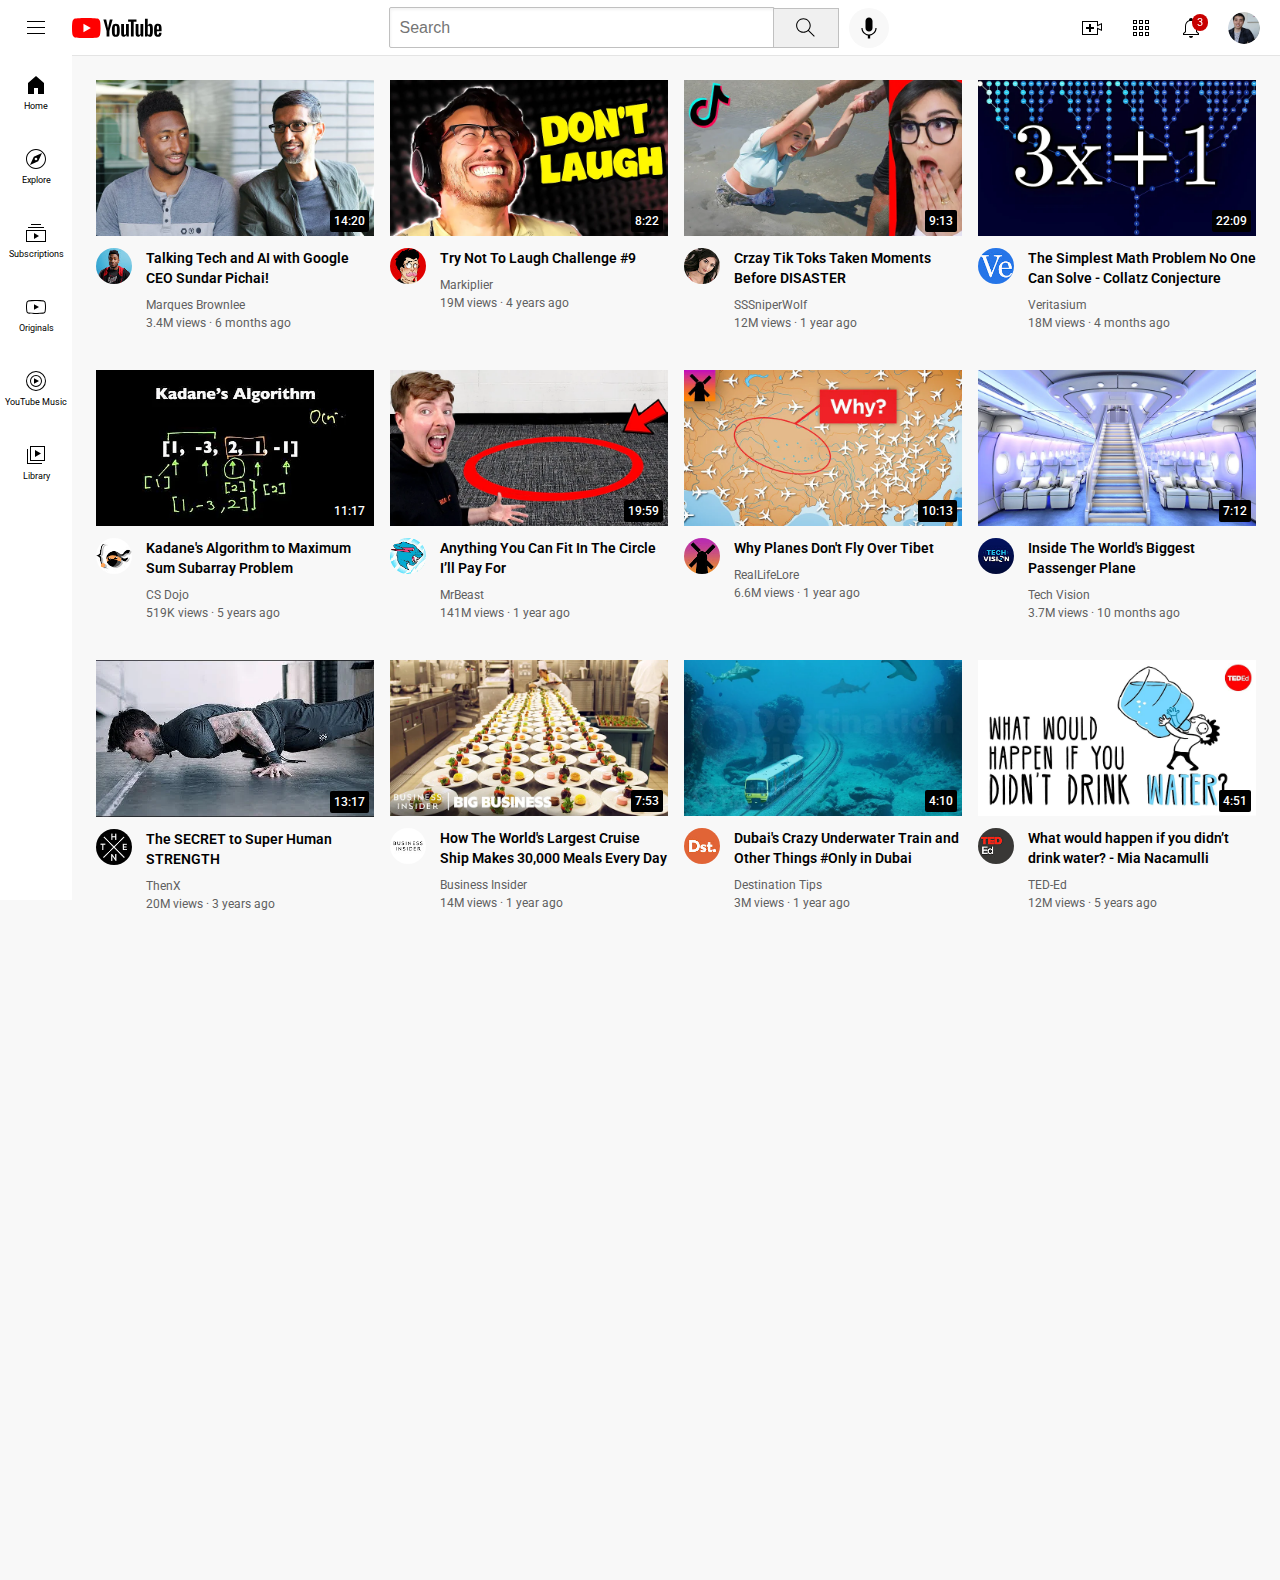
<file: index.html>
<!DOCTYPE html>
<html>
    <head>
        <title>YouTube.com (clone)</title>
    
        <link rel="preconnect" href="https://fonts.googleapis.com">
        <link rel="preconnect" href="https://fonts.gstatic.com" crossorigin>
        <link href="https://fonts.googleapis.com/css2?family=Roboto:ital,wght@0,100..900;1,100..900&display=swap" rel="stylesheet">
    
        <link rel="stylesheet" href="styles/general.css">
        <link rel="stylesheet" href="styles/video.css">
        <link rel="stylesheet" href="styles/header.css">
        <link rel="stylesheet" href="styles/sidebar.css">
    </head>
    <body>
        <div class="header">
            <div class="left-section">
                <img class="hamburger-menu" src="icons/hamburger-menu.svg">
                <img class="youtube-logo" src="icons/youtube-logo.svg">
            </div>
            <div class="middle-section">
                <input class="search-bar" type="text" placeholder="Search">
                <button class="search-button">
                    <img class="search-icon" src="icons/search.svg">
                    <div class="tooltip">Search</div>
                </button>
                <button class="voice-search-button">
                    <img src="icons/voice-search-icon.svg">
                    <div class="tooltip">Search with your voice</div>
                </button>
            </div>
            <div class="right-section">
                <div class="upload-icon-container">
                    <img class="upload-icon" src="icons/upload.svg">
                    <div class="tooltip">Create</div>
                </div>
                <div class="youtube-apps-container">
                    <img class="youtube-apps-icon" src="icons/youtube-apps.svg">
                    <div class="tooltip">YouTube Apps</div>
                </div>
                <div class="notifications-icon-container">
                    <img class="notifications-icon" src="icons/notifications.svg">
                    <div class="notifications-count">3</div>
                    <div class="tooltip">Notifications</div>
                </div>
                <img class="current-user-picture" src="channel-pictures/my-channel.jpeg">
            </div>
        </div>

        <div class="sidebar">
            <div class="sidebar-link">
                <img src="icons/home.svg">
                <div>Home</div>
            </div>
            <div class="sidebar-link">
                <img src="icons/explore.svg">
                <div>Explore</div>
            </div>
            <div class="sidebar-link">
                <img src="icons/subscriptions.svg">
                <div>Subscriptions</div>
            </div>
            <div class="sidebar-link">
                <img src="icons/originals.svg">
                <div>Originals</div>
            </div>
            <div class="sidebar-link">
                <img src="icons/youtube-music.svg">
                <div>YouTube Music</div>
            </div>
            <div class="sidebar-link">
                <img src="icons/library.svg">
                <div>Library</div>
            </div>
        </div>

        <div class="video-grid">
            
            <div class="video-preview">
                <div class="thumbnail-row">
                    <img class="thumbnail" src="thumbnails/thumbnail-1.webp">
                    <div class="video-time">14:20</div>
                </div>
                <div class="video-info-grid">
                    <div class="channel-picture">
                        <img class="profile-picture" src="channel-pictures/channel-1.jpeg">
                    </div>
                    <div class="video-info">
                        <p class="video-title">
                            Talking Tech and AI with Google CEO Sundar Pichai!
                        </p>
                        <p class="video-author">
                            Marques Brownlee
                        </p>
                        <p class="video-stats">
                            3.4M views &#183; 6 months ago
                        </p>
                    </div>    
                </div>
            </div>

            <div class="video-preview">
                <div class="thumbnail-row">
                    <img class="thumbnail" src="thumbnails/thumbnail-2.webp">
                    <div class="video-time">8:22</div>
                </div>
                <div class="video-info-grid">
                    <div class="channel-picture">
                        <img class="profile-picture" src="channel-pictures/channel-2.jpeg">
                    </div>
                    <div class="video-info">
                        <p class="video-title">
                            Try Not To Laugh Challenge #9
                        </p>
                        <p class="video-author">
                            Markiplier
                        </p>
                        <p class="video-stats">
                            19M views &#183; 4 years ago
                        </p>
                    </div>
                </div>
            </div>

            <div class="video-preview">
                <div class="thumbnail-row">
                    <img class="thumbnail" src="thumbnails/thumbnail-3.webp">
                    <div class="video-time">9:13</div>
                </div>
                <div class="video-info-grid">
                    <div class="channel-picture">
                        <img class="profile-picture" src="channel-pictures/channel-3.jpeg">
                    </div>
                    <div class="video-info">
                        <p class="video-title">
                            Crzay Tik Toks Taken Moments Before DISASTER
                        </p>
                        <p class="video-author">
                            SSSniperWolf
                        </p>
                        <p class="video-stats">
                            12M views &#183; 1 year ago
                        </p>
                    </div>    
                </div>
            </div>

            <div class="video-preview">
                <div class="thumbnail-row">
                    <img class="thumbnail" src="thumbnails/thumbnail-4.webp">
                    <div class="video-time">22:09</div>
                </div>
                <div class="video-info-grid">
                    <div class="channel-picture">
                        <img class="profile-picture" src="channel-pictures/channel-4.jpeg">
                    </div>
                    <div class="video-info">
                        <p class="video-title">
                            The Simplest Math Problem No One Can Solve - Collatz Conjecture
                        </p>
                        <p class="video-author">
                            Veritasium
                        </p>
                        <p class="video-stats">
                            18M views &#183; 4 months ago
                        </p>
                    </div>
                </div>
            </div>

            <div class="video-preview">
                <div class="thumbnail-row">
                    <img class="thumbnail" src="thumbnails/thumbnail-5.webp">
                    <div class="video-time">11:17</div>
                </div>
                <div class="video-info-grid">
                    <div class="channel-picture">
                        <img class="profile-picture" src="channel-pictures/channel-5.jpeg">
                    </div>
                    <div class="video-info">
                        <p class="video-title">
                            Kadane's Algorithm to Maximum Sum Subarray Problem
                        </p>
                        <p class="video-author">
                            CS Dojo
                        </p>
                        <p class="video-stats">
                            519K views &#183; 5 years ago
                        </p>
                    </div>    
                </div>
            </div>

            <div class="video-preview">
                <div class="thumbnail-row">
                    <img class="thumbnail" src="thumbnails/thumbnail-6.webp">
                    <div class="video-time">19:59</div>
                </div>
                <div class="video-info-grid">
                    <div class="channel-picture">
                        <img class="profile-picture" src="channel-pictures/channel-6.jpeg">
                    </div>
                    <div class="video-info">
                        <p class="video-title">
                            Anything You Can Fit In The Circle I’ll Pay For
                        </p>
                        <p class="video-author">
                            MrBeast
                        </p>
                        <p class="video-stats">
                            141M views &#183; 1 year ago
                        </p>
                    </div>
                </div>
            </div>

            <div class="video-preview">
                <div class="thumbnail-row">
                    <img class="thumbnail" src="thumbnails/thumbnail-7.webp">
                    <div class="video-time">10:13</div>
                </div>
                <div class="video-info-grid">
                    <div class="channel-picture">
                        <img class="profile-picture" src="channel-pictures/channel-7.jpeg">
                    </div>
                    <div class="video-info">
                        <p class="video-title">
                            Why Planes Don't Fly Over Tibet
                        </p>
                        <p class="video-author">
                            RealLifeLore
                        </p>
                        <p class="video-stats">
                            6.6M views &#183; 1 year ago
                        </p>
                    </div>    
                </div>
            </div>

            <div class="video-preview">
                <div class="thumbnail-row">
                    <img class="thumbnail" src="thumbnails/thumbnail-8.webp">
                    <div class="video-time">7:12</div>
                </div>
                <div class="video-info-grid">
                    <div class="channel-picture">
                        <img class="profile-picture" src="channel-pictures/channel-8.jpeg">
                    </div>
                    <div class="video-info">
                        <p class="video-title">
                            Inside The World's Biggest Passenger Plane
                        </p>
                        <p class="video-author">
                            Tech Vision
                        </p>
                        <p class="video-stats">
                            3.7M views &#183; 10 months ago
                        </p>
                    </div>    
                </div>
            </div>

            <div class="video-preview">
                <div class="thumbnail-row">
                    <img class="thumbnail" src="thumbnails/thumbnail-9.webp">
                    <div class="video-time">13:17</div>
                </div>
                <div class="video-info-grid">
                    <div class="channel-picture">
                        <img class="profile-picture" src="channel-pictures/channel-9.jpeg">
                    </div>
                    <div class="video-info">
                        <p class="video-title">
                            The SECRET to Super Human STRENGTH
                        </p>
                        <p class="video-author">
                            ThenX
                        </p>
                        <p class="video-stats">
                            20M views &#183; 3 years ago
                        </p>
                    </div>    
                </div>
            </div>

            <div class="video-preview">
                <div class="thumbnail-row">
                    <img class="thumbnail" src="thumbnails/thumbnail-10.webp">
                    <div class="video-time">7:53</div>
                </div>
                <div class="video-info-grid">
                    <div class="channel-picture">
                        <img class="profile-picture" src="channel-pictures/channel-10.jpeg">
                    </div>
                    <div class="video-info">
                        <p class="video-title">
                            How The World's Largest Cruise Ship Makes 30,000 Meals Every Day
                        </p>
                        <p class="video-author">
                            Business Insider
                        </p>
                        <p class="video-stats">
                            14M views &#183; 1 year ago
                        </p>
                    </div>    
                </div>
            </div>

            <div class="video-preview">
                <div class="thumbnail-row">
                    <img class="thumbnail" src="thumbnails/thumbnail-11.webp">
                    <div class="video-time">4:10</div>
                </div>
                <div class="video-info-grid">
                    <div class="channel-picture">
                        <img class="profile-picture" src="channel-pictures/channel-11.jpeg">
                    </div>
                    <div class="video-info">
                        <p class="video-title">
                            Dubai's Crazy Underwater Train and Other Things #Only in Dubai
                        </p>
                        <p class="video-author">
                            Destination Tips
                        </p>
                        <p class="video-stats">
                            3M views &#183; 1 year ago
                        </p>
                    </div>    
                </div>
            </div>

            <div class="video-preview">
                <div class="thumbnail-row">
                    <img class="thumbnail" src="thumbnails/thumbnail-12.webp">
                    <div class="video-time">4:51</div>
                </div>
                <div class="video-info-grid">
                    <div class="channel-picture">
                        <img class="profile-picture" src="channel-pictures/channel-12.jpeg">
                    </div>
                    <div class="video-info">
                        <p class="video-title">
                            What would happen if you didn’t drink water? - Mia Nacamulli
                        </p>
                        <p class="video-author">
                            TED-Ed
                        </p>
                        <p class="video-stats">
                            12M views &#183; 5 years ago
                        </p>
                    </div>    
                </div>
            </div>
        </div>
    </body>
</html>
</file>
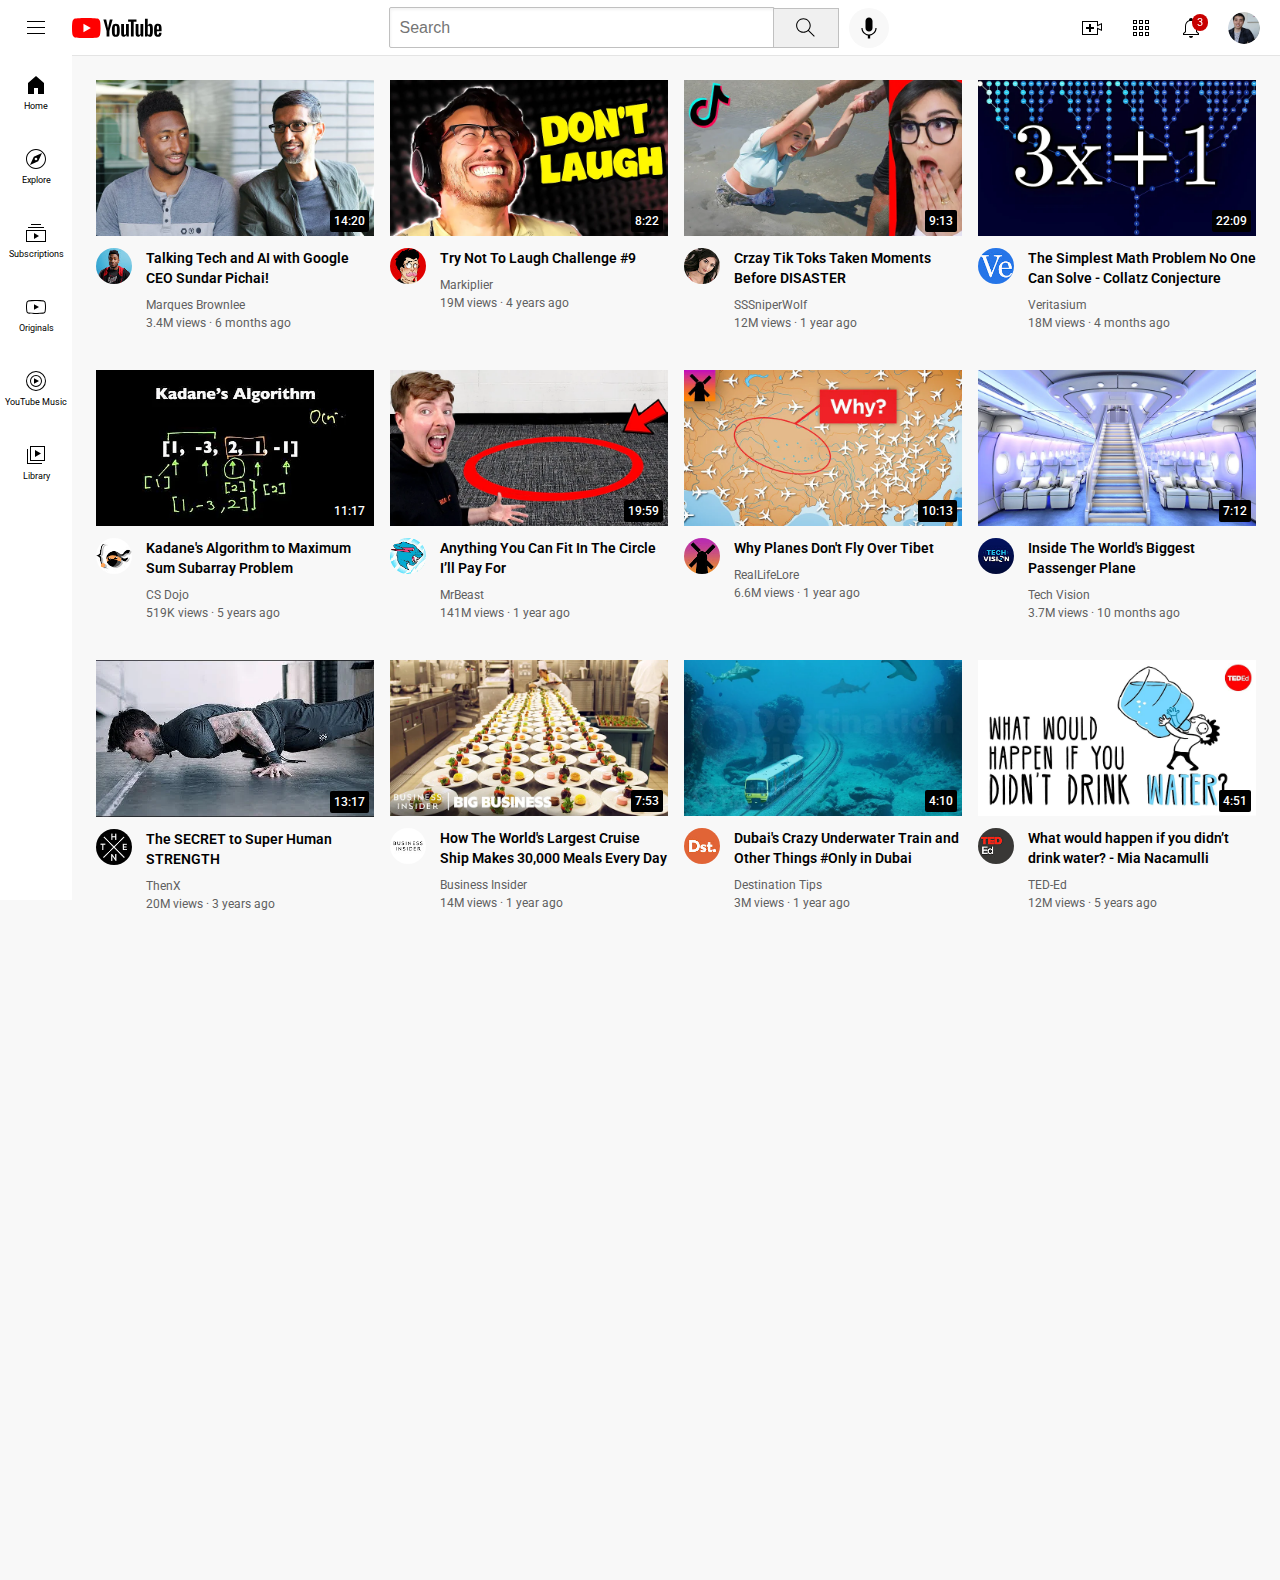
<file: youtube.html>
<!DOCTYPE html>
<html>
    <head>
        <title>YouTube.com (clone)</title>
    
        <link rel="preconnect" href="https://fonts.googleapis.com">
        <link rel="preconnect" href="https://fonts.gstatic.com" crossorigin>
        <link href="https://fonts.googleapis.com/css2?family=Roboto:ital,wght@0,100..900;1,100..900&display=swap" rel="stylesheet">
    
        <link rel="stylesheet" href="styles/general.css">
        <link rel="stylesheet" href="styles/video.css">
        <link rel="stylesheet" href="styles/header.css">
        <link rel="stylesheet" href="styles/sidebar.css">
    </head>
    <body>
        <div class="header">
            <div class="left-section">
                <img class="hamburger-menu" src="icons/hamburger-menu.svg">
                <img class="youtube-logo" src="icons/youtube-logo.svg">
            </div>
            <div class="middle-section">
                <input class="search-bar" type="text" placeholder="Search">
                <button class="search-button">
                    <img class="search-icon" src="icons/search.svg">
                    <div class="tooltip">Search</div>
                </button>
                <button class="voice-search-button">
                    <img src="icons/voice-search-icon.svg">
                    <div class="tooltip">Search with your voice</div>
                </button>
            </div>
            <div class="right-section">
                <div class="upload-icon-container">
                    <img class="upload-icon" src="icons/upload.svg">
                    <div class="tooltip">Create</div>
                </div>
                <div class="youtube-apps-container">
                    <img class="youtube-apps-icon" src="icons/youtube-apps.svg">
                    <div class="tooltip">YouTube Apps</div>
                </div>
                <div class="notifications-icon-container">
                    <img class="notifications-icon" src="icons/notifications.svg">
                    <div class="notifications-count">3</div>
                    <div class="tooltip">Notifications</div>
                </div>
                <img class="current-user-picture" src="channel-pictures/my-channel.jpeg">
            </div>
        </div>

        <div class="sidebar">
            <div class="sidebar-link">
                <img src="icons/home.svg">
                <div>Home</div>
            </div>
            <div class="sidebar-link">
                <img src="icons/explore.svg">
                <div>Explore</div>
            </div>
            <div class="sidebar-link">
                <img src="icons/subscriptions.svg">
                <div>Subscriptions</div>
            </div>
            <div class="sidebar-link">
                <img src="icons/originals.svg">
                <div>Originals</div>
            </div>
            <div class="sidebar-link">
                <img src="icons/youtube-music.svg">
                <div>YouTube Music</div>
            </div>
            <div class="sidebar-link">
                <img src="icons/library.svg">
                <div>Library</div>
            </div>
        </div>

        <div class="video-grid">
            
            <div class="video-preview">
                <div class="thumbnail-row">
                    <img class="thumbnail" src="thumbnails/thumbnail-1.webp">
                    <div class="video-time">14:20</div>
                </div>
                <div class="video-info-grid">
                    <div class="channel-picture">
                        <img class="profile-picture" src="channel-pictures/channel-1.jpeg">
                    </div>
                    <div class="video-info">
                        <p class="video-title">
                            Talking Tech and AI with Google CEO Sundar Pichai!
                        </p>
                        <p class="video-author">
                            Marques Brownlee
                        </p>
                        <p class="video-stats">
                            3.4M views &#183; 6 months ago
                        </p>
                    </div>    
                </div>
            </div>

            <div class="video-preview">
                <div class="thumbnail-row">
                    <img class="thumbnail" src="thumbnails/thumbnail-2.webp">
                    <div class="video-time">8:22</div>
                </div>
                <div class="video-info-grid">
                    <div class="channel-picture">
                        <img class="profile-picture" src="channel-pictures/channel-2.jpeg">
                    </div>
                    <div class="video-info">
                        <p class="video-title">
                            Try Not To Laugh Challenge #9
                        </p>
                        <p class="video-author">
                            Markiplier
                        </p>
                        <p class="video-stats">
                            19M views &#183; 4 years ago
                        </p>
                    </div>
                </div>
            </div>

            <div class="video-preview">
                <div class="thumbnail-row">
                    <img class="thumbnail" src="thumbnails/thumbnail-3.webp">
                    <div class="video-time">9:13</div>
                </div>
                <div class="video-info-grid">
                    <div class="channel-picture">
                        <img class="profile-picture" src="channel-pictures/channel-3.jpeg">
                    </div>
                    <div class="video-info">
                        <p class="video-title">
                            Crzay Tik Toks Taken Moments Before DISASTER
                        </p>
                        <p class="video-author">
                            SSSniperWolf
                        </p>
                        <p class="video-stats">
                            12M views &#183; 1 year ago
                        </p>
                    </div>    
                </div>
            </div>

            <div class="video-preview">
                <div class="thumbnail-row">
                    <img class="thumbnail" src="thumbnails/thumbnail-4.webp">
                    <div class="video-time">22:09</div>
                </div>
                <div class="video-info-grid">
                    <div class="channel-picture">
                        <img class="profile-picture" src="channel-pictures/channel-4.jpeg">
                    </div>
                    <div class="video-info">
                        <p class="video-title">
                            The Simplest Math Problem No One Can Solve - Collatz Conjecture
                        </p>
                        <p class="video-author">
                            Veritasium
                        </p>
                        <p class="video-stats">
                            18M views &#183; 4 months ago
                        </p>
                    </div>
                </div>
            </div>

            <div class="video-preview">
                <div class="thumbnail-row">
                    <img class="thumbnail" src="thumbnails/thumbnail-5.webp">
                    <div class="video-time">11:17</div>
                </div>
                <div class="video-info-grid">
                    <div class="channel-picture">
                        <img class="profile-picture" src="channel-pictures/channel-5.jpeg">
                    </div>
                    <div class="video-info">
                        <p class="video-title">
                            Kadane's Algorithm to Maximum Sum Subarray Problem
                        </p>
                        <p class="video-author">
                            CS Dojo
                        </p>
                        <p class="video-stats">
                            519K views &#183; 5 years ago
                        </p>
                    </div>    
                </div>
            </div>

            <div class="video-preview">
                <div class="thumbnail-row">
                    <img class="thumbnail" src="thumbnails/thumbnail-6.webp">
                    <div class="video-time">19:59</div>
                </div>
                <div class="video-info-grid">
                    <div class="channel-picture">
                        <img class="profile-picture" src="channel-pictures/channel-6.jpeg">
                    </div>
                    <div class="video-info">
                        <p class="video-title">
                            Anything You Can Fit In The Circle I’ll Pay For
                        </p>
                        <p class="video-author">
                            MrBeast
                        </p>
                        <p class="video-stats">
                            141M views &#183; 1 year ago
                        </p>
                    </div>
                </div>
            </div>

            <div class="video-preview">
                <div class="thumbnail-row">
                    <img class="thumbnail" src="thumbnails/thumbnail-7.webp">
                    <div class="video-time">10:13</div>
                </div>
                <div class="video-info-grid">
                    <div class="channel-picture">
                        <img class="profile-picture" src="channel-pictures/channel-7.jpeg">
                    </div>
                    <div class="video-info">
                        <p class="video-title">
                            Why Planes Don't Fly Over Tibet
                        </p>
                        <p class="video-author">
                            RealLifeLore
                        </p>
                        <p class="video-stats">
                            6.6M views &#183; 1 year ago
                        </p>
                    </div>    
                </div>
            </div>

            <div class="video-preview">
                <div class="thumbnail-row">
                    <img class="thumbnail" src="thumbnails/thumbnail-8.webp">
                    <div class="video-time">7:12</div>
                </div>
                <div class="video-info-grid">
                    <div class="channel-picture">
                        <img class="profile-picture" src="channel-pictures/channel-8.jpeg">
                    </div>
                    <div class="video-info">
                        <p class="video-title">
                            Inside The World's Biggest Passenger Plane
                        </p>
                        <p class="video-author">
                            Tech Vision
                        </p>
                        <p class="video-stats">
                            3.7M views &#183; 10 months ago
                        </p>
                    </div>    
                </div>
            </div>

            <div class="video-preview">
                <div class="thumbnail-row">
                    <img class="thumbnail" src="thumbnails/thumbnail-9.webp">
                    <div class="video-time">13:17</div>
                </div>
                <div class="video-info-grid">
                    <div class="channel-picture">
                        <img class="profile-picture" src="channel-pictures/channel-9.jpeg">
                    </div>
                    <div class="video-info">
                        <p class="video-title">
                            The SECRET to Super Human STRENGTH
                        </p>
                        <p class="video-author">
                            ThenX
                        </p>
                        <p class="video-stats">
                            20M views &#183; 3 years ago
                        </p>
                    </div>    
                </div>
            </div>

            <div class="video-preview">
                <div class="thumbnail-row">
                    <img class="thumbnail" src="thumbnails/thumbnail-10.webp">
                    <div class="video-time">7:53</div>
                </div>
                <div class="video-info-grid">
                    <div class="channel-picture">
                        <img class="profile-picture" src="channel-pictures/channel-10.jpeg">
                    </div>
                    <div class="video-info">
                        <p class="video-title">
                            How The World's Largest Cruise Ship Makes 30,000 Meals Every Day
                        </p>
                        <p class="video-author">
                            Business Insider
                        </p>
                        <p class="video-stats">
                            14M views &#183; 1 year ago
                        </p>
                    </div>    
                </div>
            </div>

            <div class="video-preview">
                <div class="thumbnail-row">
                    <img class="thumbnail" src="thumbnails/thumbnail-11.webp">
                    <div class="video-time">4:10</div>
                </div>
                <div class="video-info-grid">
                    <div class="channel-picture">
                        <img class="profile-picture" src="channel-pictures/channel-11.jpeg">
                    </div>
                    <div class="video-info">
                        <p class="video-title">
                            Dubai's Crazy Underwater Train and Other Things #Only in Dubai
                        </p>
                        <p class="video-author">
                            Destination Tips
                        </p>
                        <p class="video-stats">
                            3M views &#183; 1 year ago
                        </p>
                    </div>    
                </div>
            </div>

            <div class="video-preview">
                <div class="thumbnail-row">
                    <img class="thumbnail" src="thumbnails/thumbnail-12.webp">
                    <div class="video-time">4:51</div>
                </div>
                <div class="video-info-grid">
                    <div class="channel-picture">
                        <img class="profile-picture" src="channel-pictures/channel-12.jpeg">
                    </div>
                    <div class="video-info">
                        <p class="video-title">
                            What would happen if you didn’t drink water? - Mia Nacamulli
                        </p>
                        <p class="video-author">
                            TED-Ed
                        </p>
                        <p class="video-stats">
                            12M views &#183; 5 years ago
                        </p>
                    </div>    
                </div>
            </div>
        </div>
    </body>
</html>
</file>
<file: styles/general.css>
p {
    margin-top: 0;
    margin-bottom: 0;
}

body {
    font-family: Roboto, Arial;
    margin: 0;
    padding-top: 80px;
    padding-left: 96px;
    padding-right: 24px;
    background-color: rgb(248, 248, 248);
    height: 1500px;
}
</file>
<file: styles/video.css>
p {
                font-family: Roboto, Arial;
                margin-top: 0;
                margin-bottom: 0;
            }

            .thumbnail {
                width: 100%;
            }

            .search-bar {
                display: block;
            }

            .video-title {
                margin-top: 0;
                font-size: 14px;
                font-weight: 600;
                line-height: 20px;
                margin-bottom: 10px;
            }

            .video-info-grid {
                display: grid;
                grid-template-columns: 50px 1fr;
            }

            .profile-picture {
                width: 36px;
                border-radius: 50px;
            }

            .thumbnail-row {
                margin-bottom: 8px;
                position: relative;
            }

            .video-author,
            .video-stats {
                font-size: 12px;
                color: rgb(96, 96, 96); 
            }

            .video-author {
                margin-bottom: 4px;
            }

            .video-grid {
                display: grid;
                grid-template-columns: 1fr 1fr 1fr;
                column-gap: 16px;
                row-gap: 40px;
            }

            @media (max-width: 750px) {
                .video-grid {
                    grid-template-columns: 1fr 1fr;
                }
            }

            @media (min-width: 750px) and (max-width: 999px) {
                .video-grid {
                    grid-template-columns: 1fr 1fr 1fr;
                }
            }

            @media (min-width: 1000px) {
                .video-grid {
                    grid-template-columns: 1fr 1fr 1fr 1fr;
                }
            }

            .video-time {
                font-family: Roboto, Arial;
                font-size: 12px;
                font-weight: 500;
                padding: 4px;
                border-radius: 2px;
                background-color: black;
                color: white;
                position: absolute;
                bottom: 8px;
                right: 5px;
            }
</file>
<file: styles/header.css>
.header {
    height: 55px;

    display: flex;
    flex-direction: row;
    justify-content: space-between;

    position: fixed;
    top: 0;
    left: 0;
    right: 0;
    z-index: 100;

    background-color: white;
    border-bottom-width: 1px;
    border-bottom-style: solid;
    border-bottom-color: rgb(228, 228, 228);
}

.left-section {
    display: flex;
    align-items: center;
}

.hamburger-menu {
    height: 24px;
    margin-left: 24px;
    margin-right: 24px;
}

.youtube-logo {
    height: 20px;
}

.middle-section {
    flex: 1;
    margin-left: 70px;
    margin-right: 35px;
    max-width: 500px;
    display: flex;
    align-items: center;
}

.search-bar {
    flex: 1;
    height: 36.5px;
    padding-left: 10px;
    font-size: 16px;
    border: 1px solid rgb(192, 192, 192);
    border-radius: 2px;
    box-shadow: inset 1px 2px 3px rgba(0, 0, 0, 0.05);
    width: 0;
}

.search-bar::placeholder {
    font-size: 16px;
}

.search-button {
    height: 40px;
    width: 66px;
    background-color: rgb(240, 240, 240);
    border: 1px solid rgb(192, 192, 192);
    margin-left: -2px;
    margin-right: 10px;

    position: relative;
}

.search-button,
.voice-search-button,
.upload-icon-container,
.youtube-apps-container,
.notifications-icon-container {
    display: flex;
    justify-content: center;
    align-items: center;
    position: relative;
}

.search-button .tooltip,
.voice-search-button .tooltip,
.upload-icon-container .tooltip,
.youtube-apps-container .tooltip,
.notifications-icon-container .tooltip {
    position: absolute;
    background-color: gray;
    color: white;
    padding: 4px 8px 4px 8px;
    border-radius: 3px;
    font-size: 12px;
    bottom: -30px;
    opacity: 0;
    transition: opacity 0.15s;
    pointer-events: none;
    white-space: nowrap;

}

.search-button:hover .tooltip,
.voice-search-button:hover .tooltip,
.upload-icon-container:hover .tooltip,
.youtube-apps-container:hover .tooltip,
.notifications-icon-container:hover .tooltip {
    opacity: 1;
}

.search-icon {
    height: 25px;
}

.voice-search-button {
    height: 40px;
    width: 40px;
    border-radius: 20px;
    border: none;
    background-color: rgb(248, 248, 248);

}

.voice-search-icon {
    height: 24px;
    margin-top: 4px;
}

.right-section {
    width: 180px;
    margin-right: 20px;
    display: flex;
    align-items: center;
    justify-content: space-between;
    flex-shrink: 0;
}

.upload-icon {
    height: 24px;
}

.youtube-apps-icon {
    height: 24px;
}

.notifications-icon {
    height: 24px;
}

.notifications-icon-container {
    position: relative;
}

.notifications-count {
    position: absolute;
    top: -2px;
    right: -5px;
    background-color: rgb(200, 0, 0);
    color: white;
    font-family: Roboto, Arial;
    font-size: 11px;
    padding: 2px 5px 2px 5px;
    border-radius: 10px;
}

.current-user-picture {
    height: 32px;
    border-radius: 16px;
}
</file>
<file: styles/sidebar.css>
.sidebar {
    position: fixed;
    left: 0;
    bottom: 0;
    top: 55px;
    background-color: white;
    width: 72px;
    z-index: 200;
}

.sidebar-link {
    height: 74px;
    display: flex;
    justify-content: center;
    align-items: center;
    flex-direction: column;
    cursor: pointer;

}

.sidebar-link:hover {
    background-color: lightgray;
}

.sidebar-link img {
    height: 24px;
    margin-bottom: 4px;
}

.sidebar-link div {
    font-size: 9px;
}
</file>
